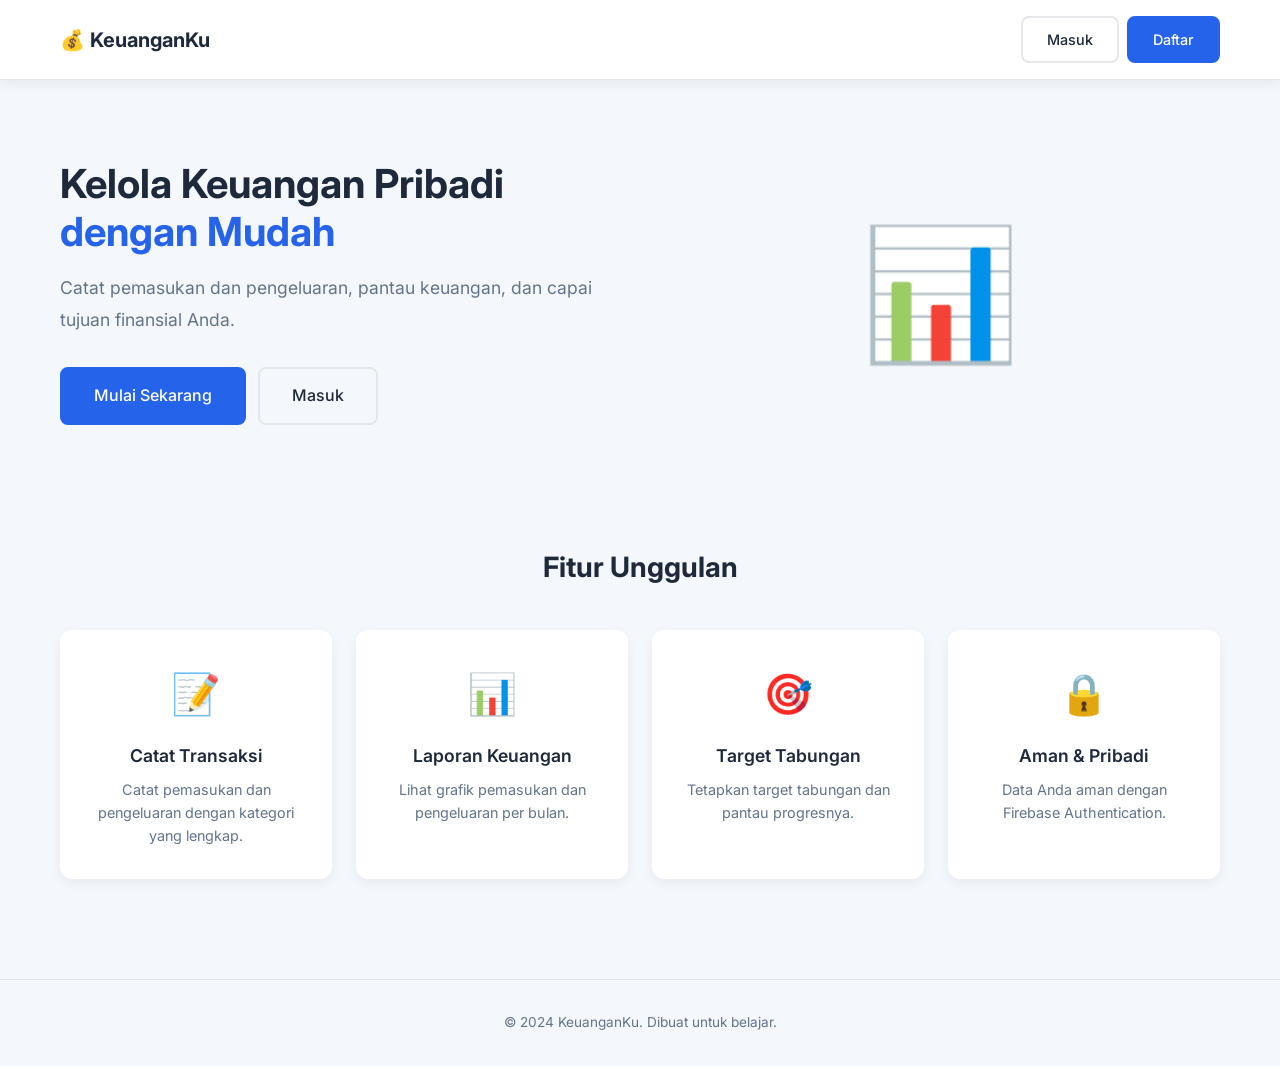
<file: index.html>
<!DOCTYPE html>
<html lang="id">
<head>
    <meta charset="UTF-8">
    <meta name="viewport" content="width=device-width, initial-scale=1.0">
    <title>Rekap Keuangan Pribadi</title>
    <link rel="preconnect" href="https://fonts.googleapis.com">
    <link rel="preconnect" href="https://fonts.gstatic.com" crossorigin>
    <link href="https://fonts.googleapis.com/css2?family=Inter:wght@300;400;500;600;700&display=swap" rel="stylesheet">
    <link rel="stylesheet" href="css/style.css">
</head>
<body>
    <!-- Navbar -->
    <nav class="navbar">
        <div class="container navbar-content">
            <a href="index.html" class="navbar-brand">💰 KeuanganKu</a>
            <div class="navbar-menu" id="navbarMenu">
                <a href="login.html" class="btn btn-outline">Masuk</a>
                <a href="register.html" class="btn btn-primary">Daftar</a>
            </div>
            <!-- Mobile menu toggle -->
            <button class="menu-toggle" id="menuToggle" aria-label="Menu">
                <span></span>
                <span></span>
                <span></span>
            </button>
        </div>
    </nav>

    <!-- Hero Section -->
    <section class="hero">
        <div class="container">
            <div class="hero-content">
                <h1>Kelola Keuangan Pribadi<br><span class="text-primary">dengan Mudah</span></h1>
                <p>Catat pemasukan dan pengeluaran, pantau keuangan, dan capai tujuan finansial Anda.</p>
                <div class="hero-buttons">
                    <a href="register.html" class="btn btn-primary btn-lg">Mulai Sekarang</a>
                    <a href="login.html" class="btn btn-outline btn-lg">Masuk</a>
                </div>
            </div>
            <div class="hero-image">
                <div class="hero-illustration">
                    📊
                </div>
            </div>
        </div>
    </section>

    <!-- Features Section -->
    <section class="features">
        <div class="container">
            <h2 class="section-title">Fitur Unggulan</h2>
            <div class="features-grid">
                <div class="card feature-card">
                    <div class="feature-icon">📝</div>
                    <h3>Catat Transaksi</h3>
                    <p>Catat pemasukan dan pengeluaran dengan kategori yang lengkap.</p>
                </div>
                <div class="card feature-card">
                    <div class="feature-icon">📊</div>
                    <h3>Laporan Keuangan</h3>
                    <p>Lihat grafik pemasukan dan pengeluaran per bulan.</p>
                </div>
                <div class="card feature-card">
                    <div class="feature-icon">🎯</div>
                    <h3>Target Tabungan</h3>
                    <p>Tetapkan target tabungan dan pantau progresnya.</p>
                </div>
                <div class="card feature-card">
                    <div class="feature-icon">🔒</div>
                    <h3>Aman & Pribadi</h3>
                    <p>Data Anda aman dengan Firebase Authentication.</p>
                </div>
            </div>
        </div>
    </section>

    <!-- Footer -->
    <footer class="footer">
        <div class="container">
            <p>&copy; 2024 KeuanganKu. Dibuat untuk belajar.</p>
        </div>
    </footer>

    <script src="js/utils.js"></script>
    <script>
        // Mobile menu toggle
        document.getElementById('menuToggle')?.addEventListener('click', function() {
            document.getElementById('navbarMenu').classList.toggle('active');
        });
    </script>
</body>
</html>
</file>
<file: css/style.css>
/* =============================================
   CSS UTAMA - KeuanganKu
   ============================================= */

/* --- CSS Variables / Theme --- */
:root {
    /* Warna Utama */
    --primary: #2563EB;
    --primary-dark: #1D4ED8;
    --primary-light: #DBEAFE;

    /* Warna Status */
    --income: #16A34A;
    --expense: #DC2626;
    --warning: #F59E0B;

    /* Warna Netral */
    --bg: #F4F7FB;
    --bg-card: #FFFFFF;
    --text: #1E293B;
    --text-secondary: #64748B;
    --border: #E5E7EB;
    --shadow: 0 4px 12px rgba(0, 0, 0, 0.06);
    --shadow-hover: 0 8px 24px rgba(0, 0, 0, 0.1);

    /* Radius */
    --radius: 12px;
    --radius-sm: 8px;

    /* Font */
    --font: 'Inter', -apple-system, sans-serif;
}

/* --- Dark Mode --- */
[data-theme="dark"] {
    --bg: #1A202C; /* Darker background for dark mode */
    --bg-card: #2D3748; /* Darker card background for dark mode */
    --text: #E2E8F0; /* Lighter text for dark mode */
    --text-secondary: #A0AEC0; /* Lighter secondary text for dark mode */
    --border: #4A5568; /* Darker border for dark mode */
    --shadow: 0 2px 8px rgba(0, 0, 0, 0.5); /* Adjusted shadow for dark mode */
    --shadow-hover: 0 8px 24px rgba(0, 0, 0, 0.4); /* Adjusted shadow for dark mode */
    --warning-dark: #D97706; /* Darker warning for dark mode */
}

/* --- Reset & Base --- */
*, *::before, *::after {
    box-sizing: border-box;
    margin: 0;
    padding: 0;
}

html {
    scroll-behavior: smooth;
}

body {
    font-family: var(--font);
    background-color: var(--bg);
    color: var(--text);
    line-height: 1.6;
    min-height: 100vh;
    transition: background-color 0.3s, color 0.3s;
}

a {
    color: var(--primary);
    text-decoration: none;
    transition: color 0.2s;
}

a:hover {
    color: var(--primary-dark);
}

img {
    max-width: 100%;
    height: auto;
}

/* --- Container --- */
.container {
    max-width: 1200px;
    margin: 0 auto;
    padding: 0 20px;
}

/* --- Navbar --- */
.navbar {
    background: var(--bg-card);
    border-bottom: 1px solid var(--border);
    padding: 16px 0;
    position: sticky;
    top: 0;
    z-index: 100;
    box-shadow: var(--shadow);
    transition: background-color 0.3s;
}

.navbar-content {
    display: flex;
    align-items: center;
    justify-content: space-between;
}

.navbar-brand {
    font-size: 1.25rem;
    font-weight: 700;
    color: var(--text);
}

.navbar-brand:hover {
    color: var(--primary);
}

.navbar-menu {
    display: flex;
    align-items: center;
    gap: 8px;
}

.nav-link {
    padding: 8px 16px;
    border-radius: var(--radius-sm);
    color: var(--text-secondary);
    font-weight: 500;
    font-size: 0.9rem;
    transition: all 0.2s;
}

.nav-link:hover,
.nav-link.active {
    color: var(--primary);
    background: var(--primary-light);
}

/* Menu Toggle (Mobile) */
.menu-toggle {
    display: none;
    flex-direction: column;
    gap: 5px;
    background: none;
    border: none;
    cursor: pointer;
    padding: 4px;
}

.menu-toggle span {
    display: block;
    width: 24px;
    height: 2px;
    background: var(--text);
    border-radius: 2px;
    transition: all 0.3s;
}

/* --- Buttons --- */
.btn {
    display: inline-flex;
    align-items: center;
    justify-content: center;
    gap: 8px;
    padding: 10px 24px;
    border-radius: var(--radius-sm);
    font-family: var(--font);
    font-size: 0.9rem;
    font-weight: 500;
    cursor: pointer;
    transition: all 0.2s;
    border: 2px solid transparent;
    text-decoration: none;
}

.btn:active {
    transform: scale(0.97);
}

.btn {
    transition: all 0.2s ease;
}

.btn:disabled {
    opacity: 0.6;
    cursor: not-allowed;
}

.btn-primary {
    background: var(--primary);
    color: white;
    border-color: var(--primary);
}

.btn-primary:hover {
    background: var(--primary-dark);
    border-color: var(--primary-dark);
    color: white;
    box-shadow: var(--shadow-hover);
}

.btn-outline {
    background: transparent;
    color: var(--text);
    border-color: var(--border);
}

.btn-outline:hover {
    border-color: var(--primary);
    color: var(--primary);
}

.btn-danger {
    background: var(--expense);
    color: white;
    border-color: var(--expense);
}

.btn-danger:hover {
    background: #DC2626;
    border-color: #DC2626;
    color: white;
}

.btn-icon {
    padding: 8px 12px;
    font-size: 1.1rem;
    border: none;
    background: transparent;
    cursor: pointer;
    border-radius: var(--radius-sm);
    transition: background 0.2s;
}

.btn-icon:hover {
    background: var(--border);
}

.btn-sm {
    padding: 6px 14px;
    font-size: 0.8rem;
}

.btn-lg {
    padding: 14px 32px;
    font-size: 1rem;
}

.btn-full {
    width: 100%;
}

/* --- Cards --- */
.card {
    background: var(--bg-card);
    border-radius: var(--radius);
    box-shadow: var(--shadow);
    padding: 24px;
    transition: background-color 0.3s, box-shadow 0.3s, transform 0.2s;
}

.card:hover {
    box-shadow: var(--shadow-hover);
}

.card-header {
    display: flex;
    align-items: center;
    justify-content: space-between;
    margin-bottom: 16px;
}

.card-header h3 {
    font-size: 1.05rem;
    font-weight: 600;
}

/* --- Forms --- */
.form-group {
    margin-bottom: 16px;
}

.form-group label {
    display: block;
    margin-bottom: 6px;
    font-weight: 500;
    font-size: 0.9rem;
    color: var(--text);
}

.form-control {
    width: 100%;
    padding: 10px 14px;
    border: 2px solid var(--border);
    border-radius: var(--radius-sm);
    font-family: var(--font);
    font-size: 0.9rem;
    background: var(--bg-card);
    color: var(--text);
    transition: border-color 0.2s, background-color 0.3s, color 0.3s;
    outline: none;
}

.form-control:focus {
    border-color: var(--primary);
    box-shadow: 0 0 0 3px rgba(37, 99, 235, 0.1);
    transition: all 0.2s ease;
}

textarea.form-control {
    resize: vertical;
    min-height: 60px;
}

/* --- Alert / Messages --- */
.alert {
    padding: 12px 16px;
    border-radius: var(--radius-sm);
    margin-bottom: 16px;
    font-size: 0.9rem;
}

.alert-error {
    background: var(--expense-light);
    color: var(--expense);
    border: 1px solid var(--expense);
}

.alert-success {
    background: var(--income-light);
    color: var(--income);
    border: 1px solid var(--income);
}

/* --- Loading --- */
.loading {
    display: flex;
    align-items: center;
    justify-content: center;
    gap: 12px;
    padding: 24px;
    color: var(--text-secondary);
    font-size: 0.9rem;
}

.spinner {
    width: 20px;
    height: 20px;
    border: 3px solid var(--border);
    border-top-color: var(--primary);
    border-radius: 50%;
    animation: spin 0.8s linear infinite;
}

@keyframes spin {
    to { transform: rotate(360deg); }
}

/* --- Text Utilities --- */
.text-primary { color: var(--primary); }
.text-green { color: var(--income); }
.text-red { color: var(--expense); }
.text-muted { color: var(--text-secondary); }
.text-center { text-align: center; }

/* --- Hero Section (index) --- */
.hero {
    padding: 80px 0 60px;
}

.hero .container {
    display: flex;
    align-items: center;
    gap: 40px;
}

.hero-content {
    flex: 1;
}

.hero-content h1 {
    font-size: 2.5rem;
    font-weight: 700;
    line-height: 1.2;
    margin-bottom: 16px;
}

.hero-content p {
    font-size: 1.1rem;
    color: var(--text-secondary);
    margin-bottom: 32px;
    line-height: 1.8;
}

.hero-buttons {
    display: flex;
    gap: 12px;
}

.hero-image {
    flex: 1;
    display: flex;
    justify-content: center;
}

.hero-illustration {
    font-size: 8rem;
    animation: float 3s ease-in-out infinite;
}

@keyframes float {
    0%, 100% { transform: translateY(0); }
    50% { transform: translateY(-16px); }
}

/* --- Features Section (index) --- */
.features {
    padding: 60px 0;
}

.section-title {
    text-align: center;
    font-size: 1.75rem;
    font-weight: 700;
    margin-bottom: 40px;
}

.features-grid {
    display: grid;
    grid-template-columns: repeat(auto-fit, minmax(250px, 1fr));
    gap: 24px;
}

.feature-card {
    text-align: center;
    padding: 32px 24px;
}

.feature-icon {
    font-size: 2.5rem;
    margin-bottom: 16px;
}

.feature-card h3 {
    font-size: 1.1rem;
    font-weight: 600;
    margin-bottom: 8px;
}

.feature-card p {
    font-size: 0.9rem;
    color: var(--text-secondary);
    line-height: 1.6;
}

/* --- Footer --- */
.footer {
    text-align: center;
    padding: 32px 0;
    color: var(--text-secondary);
    font-size: 0.85rem;
    border-top: 1px solid var(--border);
    margin-top: 40px;
}

/* --- Radio Group --- */
.radio-group {
    display: flex;
    gap: 12px;
    margin-bottom: 16px;
}

.radio-label {
    display: flex;
    align-items: center;
    gap: 8px;
    padding: 12px 16px;
    border: 2px solid var(--border);
    border-radius: var(--radius-sm);
    cursor: pointer;
    transition: all 0.2s ease;
    flex: 1;
    justify-content: center;
    font-weight: 500;
}

.radio-label input[type="radio"] {
    display: none;
}

.radio-label input[type="radio"]:checked + span {
    font-weight: 700;
}

.radio-label:has(input[type="radio"]:checked) {
    border-color: var(--primary);
    background: var(--primary-light);
}

.radio-income {
    color: var(--income);
}

.radio-expense {
    color: var(--expense);
}

/* --- Modal --- */
.modal {
    display: none;
    position: fixed;
    top: 0;
    left: 0;
    width: 100%;
    height: 100%;
    background: rgba(0, 0, 0, 0.5);
    z-index: 1000;
    align-items: center;
    justify-content: center;
    padding: 20px;
}

.modal.show {
    display: flex;
    animation: fadeIn 0.3s ease-out;
}

@keyframes fadeIn {
    from {
        opacity: 0;
    }
    to {
        opacity: 1;
    }
}

@keyframes slideUp {
    from {
        opacity: 0;
        transform: translateY(20px);
    }
    to {
        opacity: 1;
        transform: translateY(0);
    }
}

.modal-content {
    background: var(--bg-card);
    border-radius: var(--radius);
    padding: 32px;
    max-width: 500px;
    width: 100%;
    max-height: 90vh;
    overflow-y: auto;
    box-shadow: 0 20px 60px rgba(0, 0, 0, 0.3);
    animation: slideUp 0.3s ease-out;
}

.modal-sm {
    max-width: 400px;
}

.modal-header {
    display: flex;
    align-items: center;
    justify-content: space-between;
    margin-bottom: 24px;
}

.modal-header h2 {
    font-size: 1.2rem;
    font-weight: 600;
}

.modal-close {
    background: none;
    border: none;
    font-size: 1.5rem;
    cursor: pointer;
    color: var(--text-secondary);
    padding: 4px;
    line-height: 1;
}

.modal-close:hover {
    color: var(--text);
}

.modal-body {
    margin-bottom: 24px;
}

.modal-actions {
    display: flex;
    gap: 12px;
    justify-content: flex-end;
    margin-top: 24px;
}

.modal-actions .btn {
    flex: 1;
    min-width: 100px;
}

@media (max-width: 480px) {
    .modal-actions {
        flex-direction: column-reverse;
    }
}



/* --- Empty State --- */
.empty-state {
    text-align: center;
    padding: 40px 20px;
    color: var(--text-secondary);
}

.empty-state-icon {
    font-size: 3rem;
    margin-bottom: 16px;
}

.empty-state h3 {
    font-size: 1.1rem;
    font-weight: 600;
    margin-bottom: 8px;
    color: var(--text);
}

.empty-state p {
    margin-bottom: 24px;
}

/* --- Responsive --- */
@media (max-width: 768px) {
    .navbar-menu {
        display: none;
        position: absolute;
        top: 100%;
        left: 0;
        right: 0;
        background: var(--bg-card);
        flex-direction: column;
        padding: 16px 20px;
        border-bottom: 1px solid var(--border);
        box-shadow: var(--shadow);
    }

    .navbar-menu.active {
        display: flex;
    }

    .menu-toggle {
        display: flex;
    }

    .hero .container {
        flex-direction: column;
        text-align: center;
    }

    .hero-content h1 {
        font-size: 1.8rem;
    }

    .hero-buttons {
        justify-content: center;
    }

    .hero-illustration {
        font-size: 5rem;
    }

    .features-grid {
        grid-template-columns: 1fr;
    }
}

@media (max-width: 480px) {
    .container {
        padding: 0 16px;
    }

    .modal-content {
        padding: 20px;
    }

    .hero-content h1 {
        font-size: 1.5rem;
    }
}
</file>
